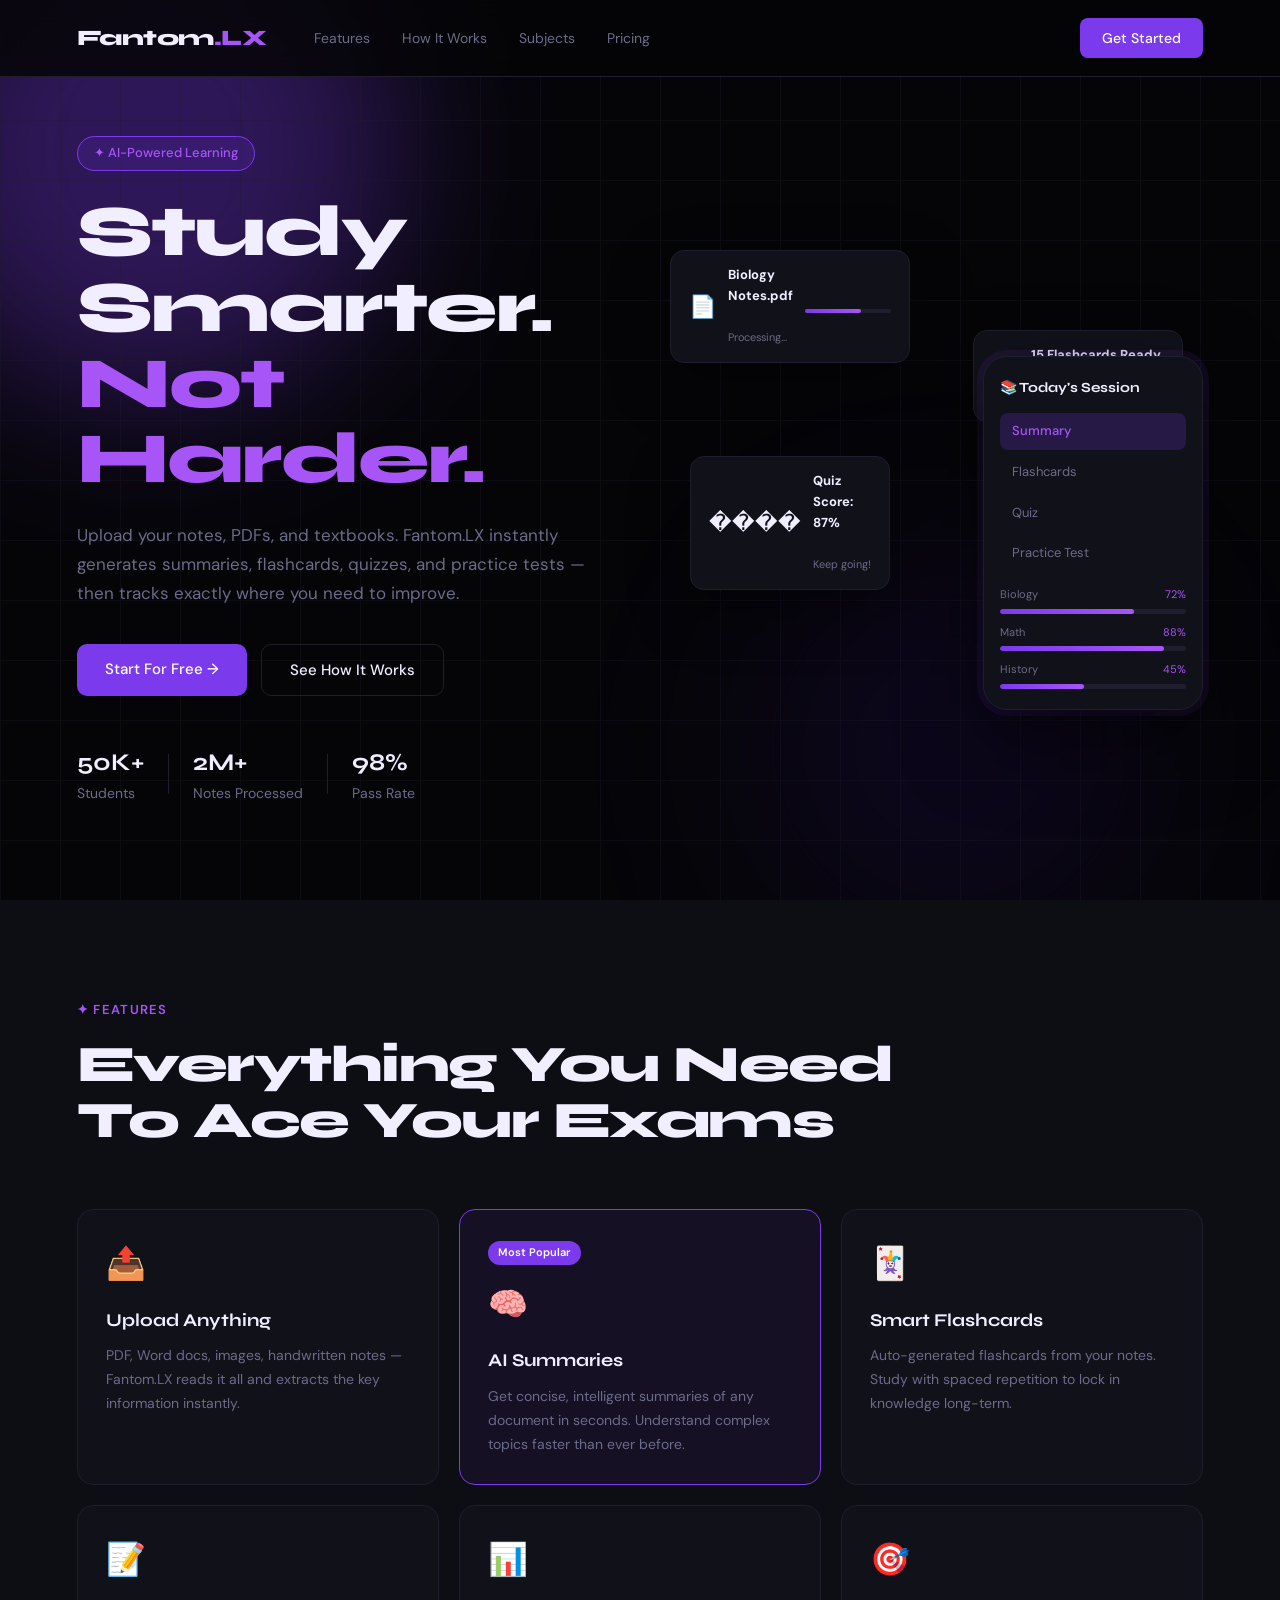
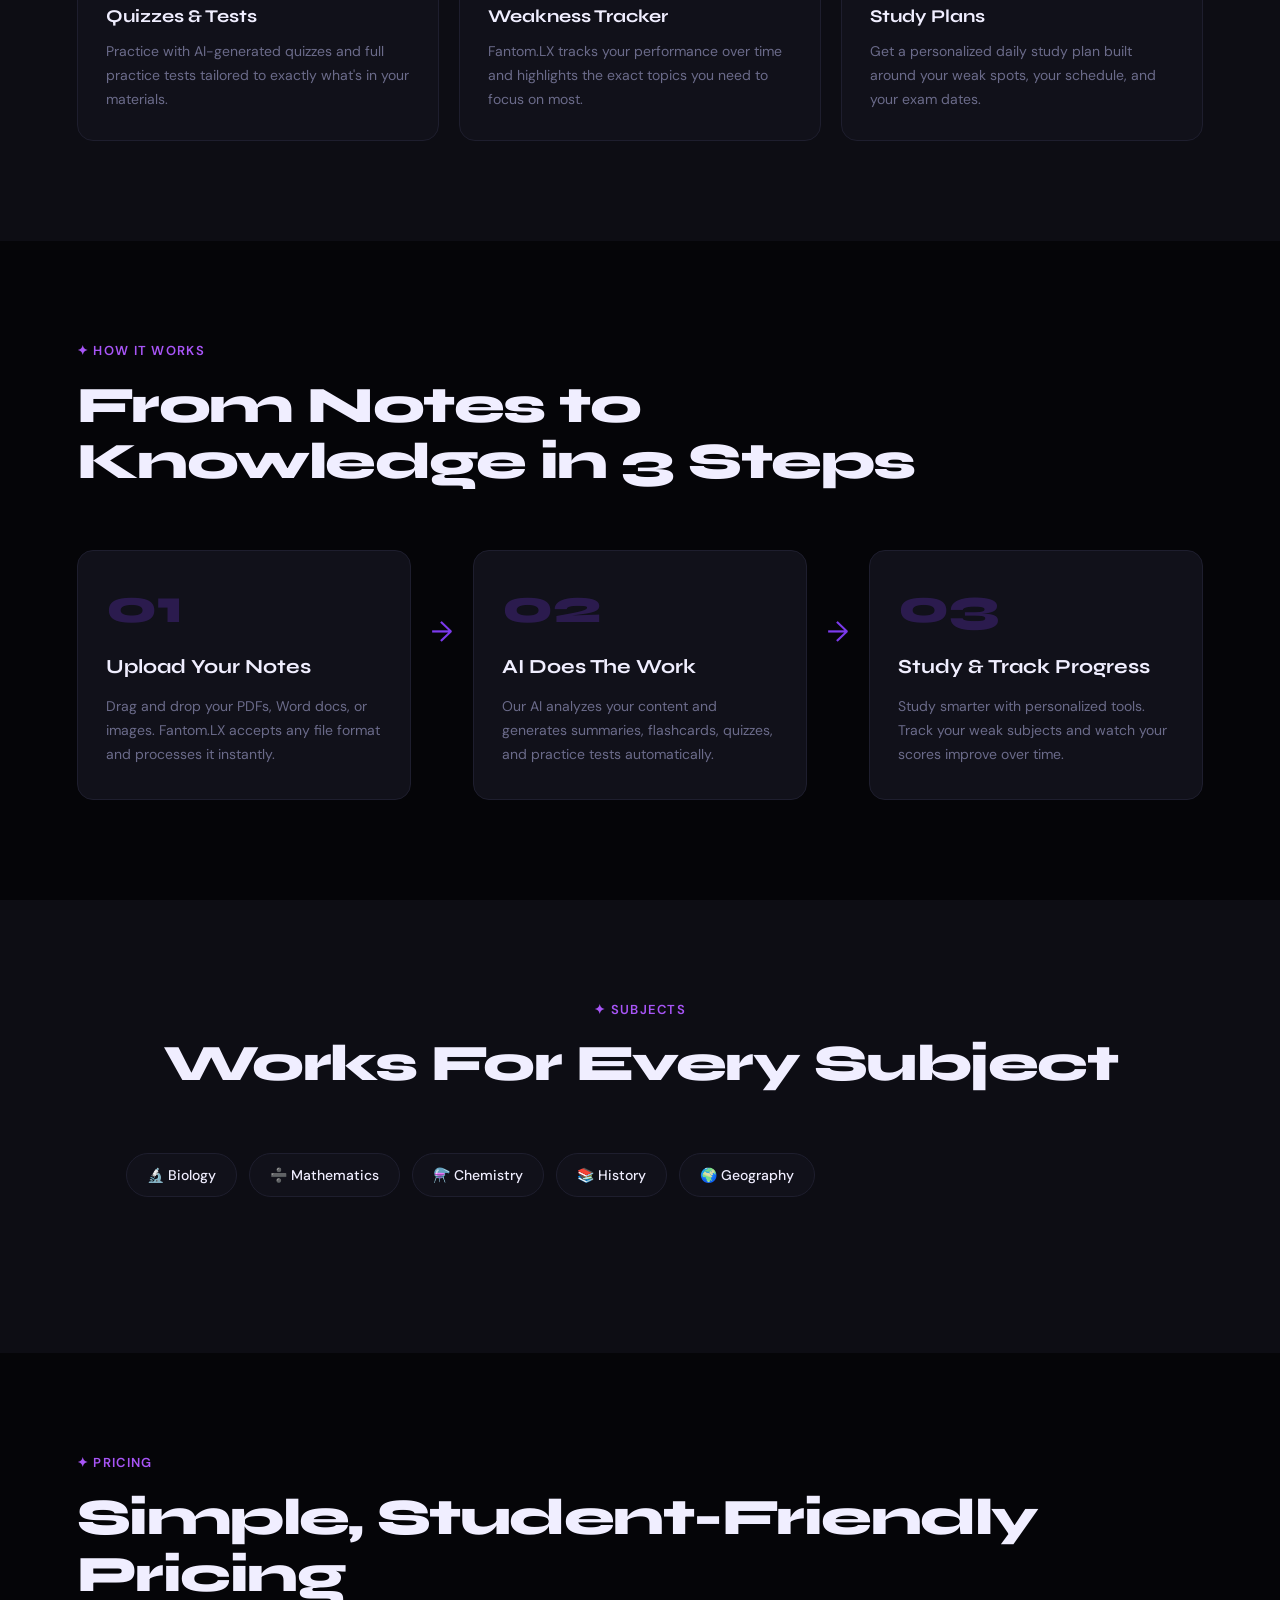
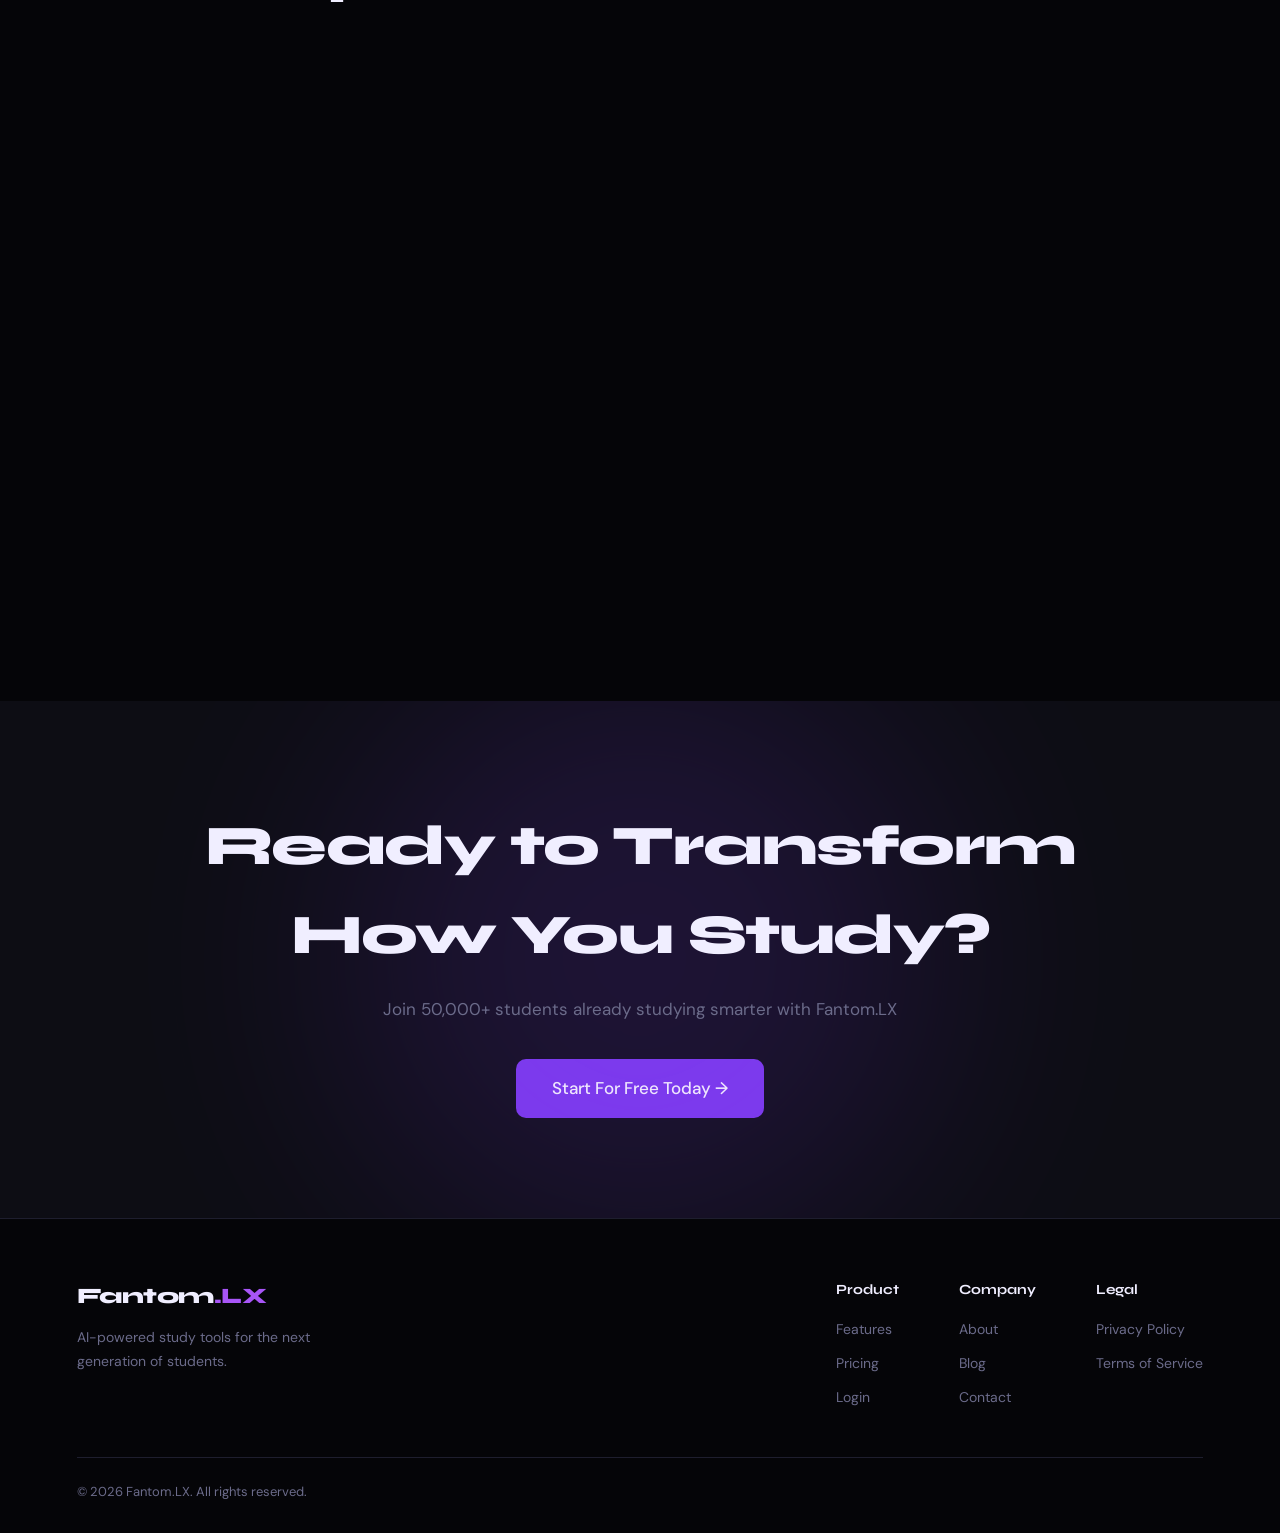
<file: index.html>
<!DOCTYPE html>
<html lang="en">
<head>
<meta charset="UTF-8"/>
<meta name="viewport" content="width=device-width, initial-scale=1.0"/>
<title>Fantom.LX — AI Study Helper</title>
<link href="https://fonts.googleapis.com/css2?family=Syne:wght@400;600;700;800&family=DM+Sans:wght@300;400;500&display=swap" rel="stylesheet"/>
<link rel="stylesheet" href="style.css"/>
</head>
<body>

<!-- NAVBAR -->
<nav class="navbar">
  <div class="nav-logo">Fantom<span>.LX</span></div>
  <ul class="nav-links">
    <li><a href="#features">Features</a></li>
    <li><a href="#how">How It Works</a></li>
    <li><a href="#subjects">Subjects</a></li>
    <li><a href="#pricing">Pricing</a></li>
  </ul>
  <a href="login.html" class="nav-cta">Get Started</a>
  <div class="nav-toggle" id="navToggle">☰</div>
</nav>

<!-- HERO -->
<section class="hero">
  <div class="hero-bg">
    <div class="orb orb1"></div>
    <div class="orb orb2"></div>
    <div class="grid-overlay"></div>
  </div>
  <div class="hero-content">
    <div class="hero-badge">✦ AI-Powered Learning</div>
    <h1 class="hero-title">Study Smarter.<br/><span>Not Harder.</span></h1>
    <p class="hero-sub">Upload your notes, PDFs, and textbooks. Fantom.LX instantly generates summaries, flashcards, quizzes, and practice tests — then tracks exactly where you need to improve.</p>
    <div class="hero-btns">
      <a href="login.html" class="btn-primary">Start For Free →</a>
      <a href="#how" class="btn-ghost">See How It Works</a>
    </div>
    <div class="hero-stats">
      <div class="stat"><span>50K+</span>Students</div>
      <div class="stat-div"></div>
      <div class="stat"><span>2M+</span>Notes Processed</div>
      <div class="stat-div"></div>
      <div class="stat"><span>98%</span>Pass Rate</div>
    </div>
  </div>
  <div class="hero-visual">
    <div class="card-float card1">
      <div class="card-icon">📄</div>
      <div class="card-text"><strong>Biology Notes.pdf</strong><br/><small>Processing...</small></div>
      <div class="card-bar"><div class="card-bar-fill"></div></div>
    </div>
    <div class="card-float card2">
      <div class="card-icon">⚡</div>
      <div class="card-text"><strong>15 Flashcards Ready</strong><br/><small>Cell Division</small></div>
    </div>
    <div class="card-float card3">
      <div class="card-icon">����</div>
      <div class="card-text"><strong>Quiz Score: 87%</strong><br/><small>Keep going!</small></div>
    </div>
    <div class="phone-mock">
      <div class="phone-screen">
        <div class="phone-header">📚 Today's Session</div>
        <div class="phone-item active">Summary</div>
        <div class="phone-item">Flashcards</div>
        <div class="phone-item">Quiz</div>
        <div class="phone-item">Practice Test</div>
        <div class="phone-progress">
          <div class="progress-label">Biology <span>72%</span></div>
          <div class="progress-bar"><div style="width:72%"></div></div>
          <div class="progress-label">Math <span>88%</span></div>
          <div class="progress-bar"><div style="width:88%"></div></div>
          <div class="progress-label">History <span>45%</span></div>
          <div class="progress-bar"><div style="width:45%"></div></div>
        </div>
      </div>
    </div>
  </div>
</section>

<!-- FEATURES -->
<section class="features" id="features">
  <div class="section-label">✦ Features</div>
  <h2 class="section-title">Everything You Need<br/>To Ace Your Exams</h2>
  <div class="features-grid">
    <div class="feature-card">
      <div class="feature-icon">📤</div>
      <h3>Upload Anything</h3>
      <p>PDF, Word docs, images, handwritten notes — Fantom.LX reads it all and extracts the key information instantly.</p>
    </div>
    <div class="feature-card featured">
      <div class="feature-badge">Most Popular</div>
      <div class="feature-icon">🧠</div>
      <h3>AI Summaries</h3>
      <p>Get concise, intelligent summaries of any document in seconds. Understand complex topics faster than ever before.</p>
    </div>
    <div class="feature-card">
      <div class="feature-icon">🃏</div>
      <h3>Smart Flashcards</h3>
      <p>Auto-generated flashcards from your notes. Study with spaced repetition to lock in knowledge long-term.</p>
    </div>
    <div class="feature-card">
      <div class="feature-icon">📝</div>
      <h3>Quizzes & Tests</h3>
      <p>Practice with AI-generated quizzes and full practice tests tailored to exactly what's in your materials.</p>
    </div>
    <div class="feature-card">
      <div class="feature-icon">📊</div>
      <h3>Weakness Tracker</h3>
      <p>Fantom.LX tracks your performance over time and highlights the exact topics you need to focus on most.</p>
    </div>
    <div class="feature-card">
      <div class="feature-icon">🎯</div>
      <h3>Study Plans</h3>
      <p>Get a personalized daily study plan built around your weak spots, your schedule, and your exam dates.</p>
    </div>
  </div>
</section>

<!-- HOW IT WORKS -->
<section class="how" id="how">
  <div class="section-label">✦ How It Works</div>
  <h2 class="section-title">From Notes to<br/>Knowledge in 3 Steps</h2>
  <div class="steps">
    <div class="step">
      <div class="step-num">01</div>
      <div class="step-content">
        <h3>Upload Your Notes</h3>
        <p>Drag and drop your PDFs, Word docs, or images. Fantom.LX accepts any file format and processes it instantly.</p>
      </div>
    </div>
    <div class="step-arrow">→</div>
    <div class="step">
      <div class="step-num">02</div>
      <div class="step-content">
        <h3>AI Does The Work</h3>
        <p>Our AI analyzes your content and generates summaries, flashcards, quizzes, and practice tests automatically.</p>
      </div>
    </div>
    <div class="step-arrow">→</div>
    <div class="step">
      <div class="step-num">03</div>
      <div class="step-content">
        <h3>Study & Track Progress</h3>
        <p>Study smarter with personalized tools. Track your weak subjects and watch your scores improve over time.</p>
      </div>
    </div>
  </div>
</section>

<!-- SUBJECTS -->
<section class="subjects" id="subjects">
  <div class="section-label">✦ Subjects</div>
  <h2 class="section-title">Works For Every Subject</h2>
  <div class="subjects-grid">
    <div class="subject-tag">🔬 Biology</div>
    <div class="subject-tag">➗ Mathematics</div>
    <div class="subject-tag">⚗️ Chemistry</div>
    <div class="subject-tag">📚 History</div>
    <div class="subject-tag">🌍 Geography</div>
    <div class="subject-tag">💻 Computer Science</div>
    <div class="subject-tag">📖 Literature</div>
    <div class="subject-tag">🗣️ Languages</div>
    <div class="subject-tag">⚖️ Law</div>
    <div class="subject-tag">💰 Economics</div>
    <div class="subject-tag">🧪 Physics</div>
    <div class="subject-tag">🎨 Art History</div>
  </div>
</section>

<!-- PRICING -->
<section class="pricing" id="pricing">
  <div class="section-label">✦ Pricing</div>
  <h2 class="section-title">Simple, Student-Friendly<br/>Pricing</h2>
  <div class="pricing-grid">
    <div class="price-card">
      <div class="price-name">Free</div>
      <div class="price-amount">$0<span>/mo</span></div>
      <ul class="price-features">
        <li>✓ 5 uploads per month</li>
        <li>✓ AI Summaries</li>
        <li>✓ 20 Flashcards</li>
        <li>✓ 3 Quizzes</li>
        <li class="muted">✗ Practice Tests</li>
        <li class="muted">✗ Weakness Tracker</li>
        <li class="muted">✗ Study Plans</li>
      </ul>
      <a href="login.html" class="btn-ghost full">Get Started Free</a>
    </div>
    <div class="price-card popular">
      <div class="popular-badge">Most Popular</div>
      <div class="price-name">Pro</div>
      <div class="price-amount">$9<span>/mo</span></div>
      <ul class="price-features">
        <li>✓ Unlimited uploads</li>
        <li>✓ AI Summaries</li>
        <li>✓ Unlimited Flashcards</li>
        <li>✓ Unlimited Quizzes</li>
        <li>✓ Full Practice Tests</li>
        <li>✓ Weakness Tracker</li>
        <li>✓ Personalized Study Plans</li>
      </ul>
      <a href="login.html" class="btn-primary full">Start Pro →</a>
    </div>
    <div class="price-card">
      <div class="price-name">Team</div>
      <div class="price-amount">$19<span>/mo</span></div>
      <ul class="price-features">
        <li>✓ Everything in Pro</li>
        <li>✓ Up to 10 students</li>
        <li>✓ Shared study rooms</li>
        <li>✓ Teacher dashboard</li>
        <li>✓ Group quizzes</li>
        <li>✓ Progress reports</li>
        <li>✓ Priority support</li>
      </ul>
      <a href="login.html" class="btn-ghost full">Start Team →</a>
    </div>
  </div>
</section>

<!-- CTA -->
<section class="cta">
  <div class="cta-orb"></div>
  <h2>Ready to Transform<br/>How You Study?</h2>
  <p>Join 50,000+ students already studying smarter with Fantom.LX</p>
  <a href="login.html" class="btn-primary large">Start For Free Today →</a>
</section>

<!-- FOOTER -->
<footer class="footer">
  <div class="footer-top">
    <div class="footer-brand">
      <div class="nav-logo">Fantom<span>.LX</span></div>
      <p>AI-powered study tools for the next generation of students.</p>
    </div>
    <div class="footer-links">
      <div class="footer-col">
        <h4>Product</h4>
        <a href="#features">Features</a>
        <a href="#pricing">Pricing</a>
        <a href="login.html">Login</a>
      </div>
      <div class="footer-col">
        <h4>Company</h4>
        <a href="#">About</a>
        <a href="#">Blog</a>
        <a href="#">Contact</a>
      </div>
      <div class="footer-col">
        <h4>Legal</h4>
        <a href="#">Privacy Policy</a>
        <a href="#">Terms of Service</a>
      </div>
    </div>
  </div>
  <div class="footer-bottom">
    <p>© 2026 Fantom.LX. All rights reserved.</p>
  </div>
</footer>

<script src="script.js"></script>
</body>
</html>
</file>
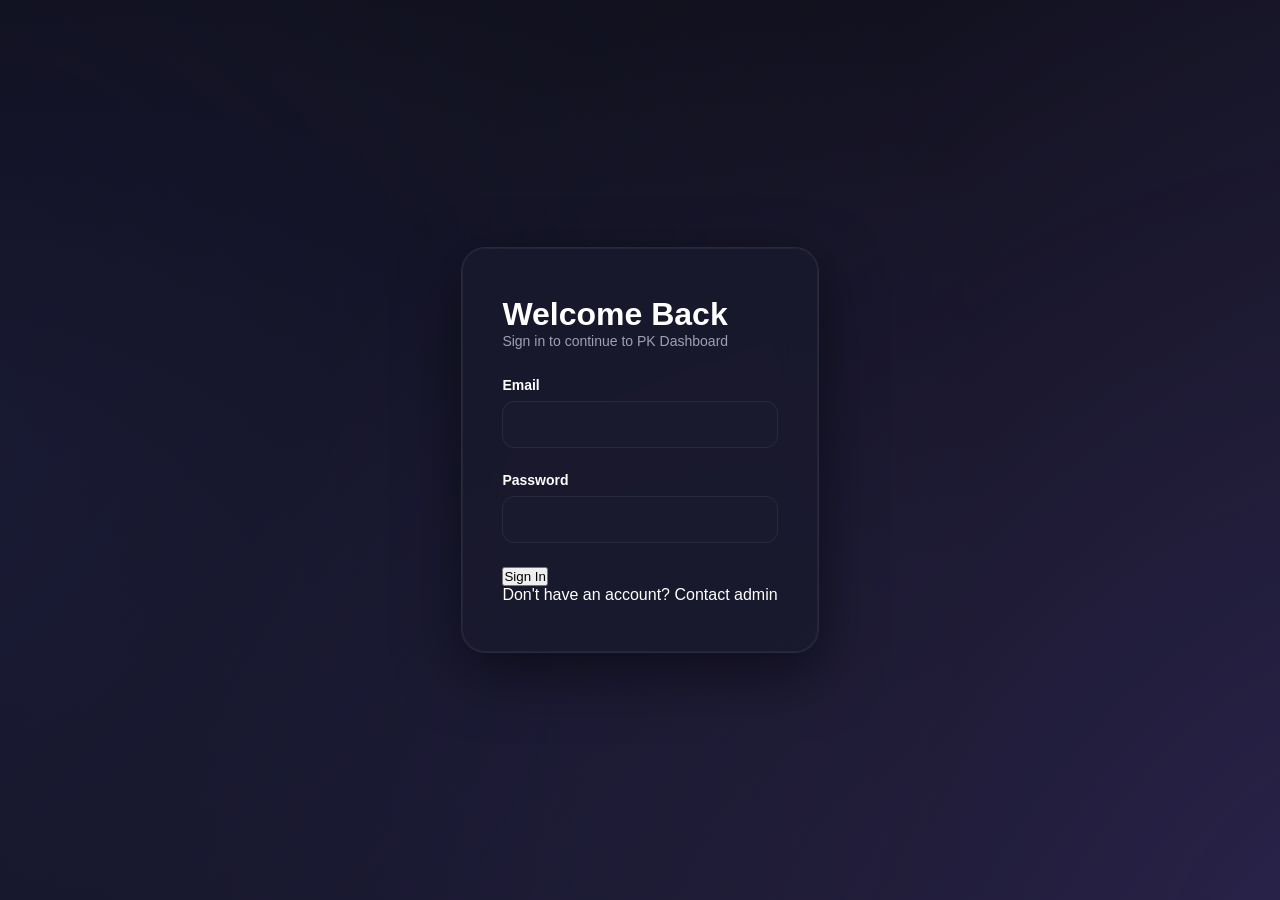
<file: login.html>
<!DOCTYPE html>
<html lang="en">
<head>
    <meta charset="UTF-8">
    <meta name="viewport" content="width=device-width, initial-scale=1.0">
    <title>Login - PK Dashboard</title>
    <link rel="stylesheet" href="login-style.css">
</head>
<body>
    <div class="container">
        <div class="login-box">
            <h1>Welcome Back</h1>
            <p class="subtitle">Sign in to continue to PK Dashboard</p>
            
            <div id="error-message" class="error-message"></div>
            <div id="success-message" class="success-message"></div>
            
            <form id="login-form">
                <div class="input-group">
                    <label for="email">Email</label>
                    <input type="email" id="email" required>
                </div>
                
                <div class="input-group">
                    <label for="password">Password</label>
                    <input type="password" id="password" required>
                </div>
                
                <button type="submit" class="login-btn">Sign In</button>
            </form>
            
            <p class="footer-text">Don't have an account? Contact admin</p>
        </div>
    </div>
    
    <script src="auth.js"></script>
</body>
</html>
</file>
<file: style.css>
/* =============================================
   FANTOM.LX — style.css
   Edit colors, fonts, spacing here
   ============================================= */

:root {
  --black: #050508;
  --dark: #0d0d14;
  --card: #11111a;
  --border: #1e1e2e;
  --purple: #7c3aed;
  --purple-light: #a855f7;
  --purple-glow: rgba(124, 58, 237, 0.3);
  --white: #f0eeff;
  --gray: #6b6b8a;
  --font-display: 'Syne', sans-serif;
  --font-body: 'DM Sans', sans-serif;
}

* { box-sizing: border-box; margin: 0; padding: 0; }
html { scroll-behavior: smooth; }

body {
  background: var(--black);
  color: var(--white);
  font-family: var(--font-body);
  font-size: 16px;
  line-height: 1.6;
  overflow-x: hidden;
}

/* ---- NAVBAR ---- */
.navbar {
  position: fixed;
  top: 0; left: 0; right: 0;
  z-index: 100;
  display: flex;
  align-items: center;
  padding: 18px 6%;
  background: rgba(5,5,8,0.85);
  backdrop-filter: blur(12px);
  border-bottom: 1px solid var(--border);
}
.nav-logo {
  font-family: var(--font-display);
  font-size: 22px;
  font-weight: 800;
  color: var(--white);
  text-decoration: none;
  letter-spacing: -0.5px;
}
.nav-logo span { color: var(--purple-light); }
.nav-links {
  display: flex;
  list-style: none;
  gap: 32px;
  margin-left: 48px;
}
.nav-links a {
  color: var(--gray);
  text-decoration: none;
  font-size: 14px;
  transition: color 0.2s;
}
.nav-links a:hover { color: var(--white); }
.nav-cta {
  margin-left: auto;
  background: var(--purple);
  color: #fff;
  text-decoration: none;
  padding: 9px 22px;
  border-radius: 8px;
  font-size: 14px;
  font-weight: 500;
  transition: background 0.2s;
}
.nav-cta:hover { background: var(--purple-light); }
.nav-toggle { display: none; cursor: pointer; font-size: 22px; margin-left: auto; }

/* ---- HERO ---- */
.hero {
  min-height: 100vh;
  display: flex;
  align-items: center;
  padding: 120px 6% 80px;
  position: relative;
  overflow: hidden;
  gap: 60px;
}
.hero-bg { position: absolute; inset: 0; pointer-events: none; }
.orb {
  position: absolute;
  border-radius: 50%;
  filter: blur(80px);
  opacity: 0.35;
}
.orb1 {
  width: 500px; height: 500px;
  background: var(--purple);
  top: -100px; left: -100px;
  animation: float 8s ease-in-out infinite;
}
.orb2 {
  width: 400px; height: 400px;
  background: #1a0a3d;
  bottom: -50px; right: 10%;
  animation: float 10s ease-in-out infinite reverse;
}
@keyframes float { 0%,100%{transform:translateY(0)} 50%{transform:translateY(-30px)} }
.grid-overlay {
  position: absolute; inset: 0;
  background-image: linear-gradient(var(--border) 1px, transparent 1px),
                    linear-gradient(90deg, var(--border) 1px, transparent 1px);
  background-size: 60px 60px;
  opacity: 0.3;
}
.hero-content { flex: 1; position: relative; z-index: 1; max-width: 560px; }
.hero-badge {
  display: inline-block;
  background: rgba(124,58,237,0.15);
  border: 1px solid var(--purple);
  color: var(--purple-light);
  padding: 6px 16px;
  border-radius: 20px;
  font-size: 13px;
  font-weight: 500;
  margin-bottom: 24px;
  animation: fadeUp 0.6s ease both;
}
.hero-title {
  font-family: var(--font-display);
  font-size: clamp(42px, 6vw, 72px);
  font-weight: 800;
  line-height: 1.05;
  letter-spacing: -2px;
  margin-bottom: 24px;
  animation: fadeUp 0.6s 0.1s ease both;
}
.hero-title span { color: var(--purple-light); }
.hero-sub {
  font-size: 17px;
  color: var(--gray);
  line-height: 1.7;
  margin-bottom: 36px;
  animation: fadeUp 0.6s 0.2s ease both;
}
.hero-btns {
  display: flex;
  gap: 14px;
  flex-wrap: wrap;
  margin-bottom: 48px;
  animation: fadeUp 0.6s 0.3s ease both;
}
.btn-primary {
  background: var(--purple);
  color: #fff;
  text-decoration: none;
  padding: 13px 28px;
  border-radius: 10px;
  font-size: 15px;
  font-weight: 500;
  transition: all 0.2s;
  border: none;
  cursor: pointer;
  display: inline-block;
}
.btn-primary:hover { background: var(--purple-light); transform: translateY(-2px); box-shadow: 0 8px 30px var(--purple-glow); }
.btn-primary.large { padding: 16px 36px; font-size: 17px; }
.btn-primary.full { width: 100%; text-align: center; }
.btn-ghost {
  background: transparent;
  color: var(--white);
  text-decoration: none;
  padding: 13px 28px;
  border-radius: 10px;
  font-size: 15px;
  font-weight: 500;
  border: 1px solid var(--border);
  transition: all 0.2s;
  display: inline-block;
  cursor: pointer;
}
.btn-ghost:hover { border-color: var(--purple); color: var(--purple-light); }
.btn-ghost.full { width: 100%; text-align: center; }
.hero-stats {
  display: flex;
  align-items: center;
  gap: 24px;
  animation: fadeUp 0.6s 0.4s ease both;
}
.stat { font-size: 14px; color: var(--gray); }
.stat span { display: block; font-family: var(--font-display); font-size: 24px; font-weight: 700; color: var(--white); }
.stat-div { width: 1px; height: 40px; background: var(--border); }

/* Hero Visual */
.hero-visual {
  flex: 1;
  position: relative;
  height: 480px;
  z-index: 1;
  animation: fadeUp 0.8s 0.3s ease both;
}
.card-float {
  position: absolute;
  background: var(--card);
  border: 1px solid var(--border);
  border-radius: 14px;
  padding: 14px 18px;
  display: flex;
  align-items: center;
  gap: 12px;
  font-size: 13px;
  backdrop-filter: blur(10px);
  box-shadow: 0 20px 60px rgba(0,0,0,0.4);
}
.card1 { top: 20px; left: 0; width: 240px; animation: floatCard 6s ease-in-out infinite; }
.card2 { top: 100px; right: 20px; width: 210px; animation: floatCard 7s ease-in-out infinite 1s; }
.card3 { bottom: 120px; left: 20px; width: 200px; animation: floatCard 5s ease-in-out infinite 0.5s; }
@keyframes floatCard { 0%,100%{transform:translateY(0)} 50%{transform:translateY(-10px)} }
.card-icon { font-size: 22px; }
.card-text strong { display: block; color: var(--white); }
.card-text small { color: var(--gray); }
.card-bar { width: 100%; height: 4px; background: var(--border); border-radius: 2px; margin-top: 8px; }
.card-bar-fill { height: 100%; width: 65%; background: linear-gradient(90deg, var(--purple), var(--purple-light)); border-radius: 2px; animation: grow 2s ease infinite alternate; }
@keyframes grow { from{width:30%} to{width:80%} }
.phone-mock {
  position: absolute;
  bottom: 0; right: 0;
  width: 220px;
  background: var(--card);
  border: 1px solid var(--border);
  border-radius: 24px;
  padding: 20px 16px;
  box-shadow: 0 30px 80px rgba(0,0,0,0.5), 0 0 0 6px rgba(124,58,237,0.1);
}
.phone-header { font-family: var(--font-display); font-size: 14px; font-weight: 700; margin-bottom: 14px; color: var(--white); }
.phone-item { padding: 8px 12px; border-radius: 8px; font-size: 13px; color: var(--gray); margin-bottom: 4px; cursor: pointer; transition: all 0.2s; }
.phone-item.active { background: rgba(124,58,237,0.2); color: var(--purple-light); font-weight: 500; }
.phone-progress { margin-top: 14px; }
.progress-label { display: flex; justify-content: space-between; font-size: 11px; color: var(--gray); margin-bottom: 5px; margin-top: 10px; }
.progress-label span { color: var(--purple-light); }
.progress-bar { height: 5px; background: var(--border); border-radius: 3px; overflow: hidden; }
.progress-bar div { height: 100%; background: linear-gradient(90deg, var(--purple), var(--purple-light)); border-radius: 3px; transition: width 1s ease; }

/* ---- SECTIONS SHARED ---- */
section { padding: 100px 6%; }
.section-label {
  font-size: 13px;
  color: var(--purple-light);
  font-weight: 600;
  letter-spacing: 0.1em;
  text-transform: uppercase;
  margin-bottom: 16px;
}
.section-title {
  font-family: var(--font-display);
  font-size: clamp(32px, 4vw, 52px);
  font-weight: 800;
  line-height: 1.1;
  letter-spacing: -1.5px;
  margin-bottom: 60px;
}

/* ---- FEATURES ---- */
.features { background: var(--dark); }
.features-grid {
  display: grid;
  grid-template-columns: repeat(auto-fit, minmax(280px, 1fr));
  gap: 20px;
}
.feature-card {
  background: var(--card);
  border: 1px solid var(--border);
  border-radius: 16px;
  padding: 28px;
  transition: all 0.3s;
  position: relative;
  overflow: hidden;
}
.feature-card:hover { border-color: var(--purple); transform: translateY(-4px); box-shadow: 0 20px 50px rgba(0,0,0,0.3); }
.feature-card.featured { border-color: var(--purple); background: rgba(124,58,237,0.08); }
.feature-badge {
  display: inline-block;
  background: var(--purple);
  color: #fff;
  font-size: 11px;
  font-weight: 600;
  padding: 3px 10px;
  border-radius: 20px;
  margin-bottom: 14px;
}
.feature-icon { font-size: 32px; margin-bottom: 16px; }
.feature-card h3 { font-family: var(--font-display); font-size: 18px; font-weight: 700; margin-bottom: 10px; }
.feature-card p { color: var(--gray); font-size: 14px; line-height: 1.7; }

/* ---- HOW IT WORKS ---- */
.how { background: var(--black); }
.steps {
  display: flex;
  align-items: flex-start;
  gap: 20px;
  flex-wrap: wrap;
}
.step {
  flex: 1;
  min-width: 220px;
  background: var(--card);
  border: 1px solid var(--border);
  border-radius: 16px;
  padding: 32px 28px;
  transition: border-color 0.3s;
}
.step:hover { border-color: var(--purple); }
.step-num {
  font-family: var(--font-display);
  font-size: 48px;
  font-weight: 800;
  color: rgba(124,58,237,0.25);
  line-height: 1;
  margin-bottom: 20px;
}
.step h3 { font-family: var(--font-display); font-size: 20px; font-weight: 700; margin-bottom: 12px; }
.step p { color: var(--gray); font-size: 14px; line-height: 1.7; }
.step-arrow {
  font-size: 28px;
  color: var(--purple);
  margin-top: 60px;
  flex-shrink: 0;
}

/* ---- SUBJECTS ---- */
.subjects { background: var(--dark); text-align: center; }
.subjects .section-title { text-align: center; }
.subjects-grid {
  display: flex;
  flex-wrap: wrap;
  gap: 12px;
  justify-content: center;
}
.subject-tag {
  background: var(--card);
  border: 1px solid var(--border);
  border-radius: 30px;
  padding: 10px 20px;
  font-size: 14px;
  font-weight: 500;
  transition: all 0.2s;
  cursor: default;
}
.subject-tag:hover { border-color: var(--purple); color: var(--purple-light); background: rgba(124,58,237,0.1); }

/* ---- PRICING ---- */
.pricing { background: var(--black); }
.pricing-grid {
  display: grid;
  grid-template-columns: repeat(auto-fit, minmax(260px, 1fr));
  gap: 24px;
  max-width: 900px;
}
.price-card {
  background: var(--card);
  border: 1px solid var(--border);
  border-radius: 20px;
  padding: 32px;
  position: relative;
  transition: border-color 0.3s;
}
.price-card:hover { border-color: var(--purple); }
.price-card.popular { border-color: var(--purple); background: rgba(124,58,237,0.06); }
.popular-badge {
  position: absolute;
  top: -12px; left: 50%;
  transform: translateX(-50%);
  background: var(--purple);
  color: #fff;
  font-size: 11px;
  font-weight: 700;
  padding: 4px 16px;
  border-radius: 20px;
  white-space: nowrap;
}
.price-name { font-family: var(--font-display); font-size: 20px; font-weight: 700; margin-bottom: 8px; }
.price-amount { font-family: var(--font-display); font-size: 48px; font-weight: 800; color: var(--purple-light); line-height: 1; margin-bottom: 28px; }
.price-amount span { font-size: 18px; color: var(--gray); }
.price-features { list-style: none; margin-bottom: 28px; }
.price-features li { padding: 8px 0; border-bottom: 1px solid var(--border); font-size: 14px; }
.price-features li.muted { color: var(--gray); }

/* ---- CTA ---- */
.cta {
  background: var(--dark);
  text-align: center;
  position: relative;
  overflow: hidden;
}
.cta-orb {
  position: absolute;
  width: 600px; height: 600px;
  background: var(--purple);
  border-radius: 50%;
  filter: blur(120px);
  opacity: 0.15;
  top: 50%; left: 50%;
  transform: translate(-50%, -50%);
  pointer-events: none;
}
.cta h2 {
  font-family: var(--font-display);
  font-size: clamp(32px, 5vw, 56px);
  font-weight: 800;
  letter-spacing: -1.5px;
  margin-bottom: 16px;
  position: relative;
}
.cta p { color: var(--gray); font-size: 17px; margin-bottom: 36px; position: relative; }

/* ---- FOOTER ---- */
.footer { background: var(--black); border-top: 1px solid var(--border); padding: 60px 6% 30px; }
.footer-top { display: flex; gap: 60px; flex-wrap: wrap; margin-bottom: 48px; }
.footer-brand { flex: 1; min-width: 200px; }
.footer-brand p { color: var(--gray); font-size: 14px; margin-top: 12px; max-width: 240px; line-height: 1.7; }
.footer-links { display: flex; gap: 60px; flex-wrap: wrap; }
.footer-col { display: flex; flex-direction: column; gap: 12px; }
.footer-col h4 { font-family: var(--font-display); font-size: 14px; font-weight: 700; margin-bottom: 4px; }
.footer-col a { color: var(--gray); text-decoration: none; font-size: 14px; transition: color 0.2s; }
.footer-col a:hover { color: var(--purple-light); }
.footer-bottom { border-top: 1px solid var(--border); padding-top: 24px; color: var(--gray); font-size: 13px; }

/* ---- ANIMATIONS ---- */
@keyframes fadeUp {
  from { opacity: 0; transform: translateY(24px); }
  to { opacity: 1; transform: translateY(0); }
}
.reveal { opacity: 0; transform: translateY(30px); transition: all 0.7s ease; }
.reveal.visible { opacity: 1; transform: translateY(0); }

/* ---- RESPONSIVE ---- */
@media (max-width: 768px) {
  .nav-links { display: none; }
  .nav-toggle { display: block; }
  .nav-cta { display: none; }
  .hero { flex-direction: column; padding-top: 100px; }
  .hero-visual { width: 100%; height: 300px; }
  .phone-mock { right: 0; bottom: 0; width: 180px; }
  .card1, .card2, .card3 { display: none; }
  .steps { flex-direction: column; }
  .step-arrow { transform: rotate(90deg); margin: 0 auto; }
  .pricing-grid { grid-template-columns: 1fr; }
  .footer-top { flex-direction: column; gap: 32px; }
}
</file>
<file: login-style.css>
* {
    margin: 0;
    padding: 0;
    box-sizing: border-box;
}

:root {
    --primary-color: #6366f1;
    --primary-hover: #4f46e5;
    --primary-light: #818cf8;
    --background: #0a0a0f;
    --surface: #1a1a2e;
    --surface-light: #252540;
    --text-primary: #ffffff;
    --text-secondary: #a0a0b0;
    --border-color: #2a2a3e;
    --error-color: #ef4444;
    --success-color: #10b981;
    --warning-color: #f59e0b;
}

body {
    font-family: 'DM Sans', -apple-system, BlinkMacSystemFont, 'Segoe UI', sans-serif;
    background: linear-gradient(135deg, #0a0a0f 0%, #1a1a2e 100%);
    min-height: 100vh;
    display: flex;
    align-items: center;
    justify-content: center;
    color: var(--text-primary);
    overflow-x: hidden;
    position: relative;
}

body::before {
    content: '';
    position: fixed;
    top: -50%;
    left: -50%;
    width: 200%;
    height: 200%;
    background: 
        radial-gradient(circle at 20% 50%, rgba(99, 102, 241, 0.15) 0%, transparent 50%),
        radial-gradient(circle at 80% 80%, rgba(139, 92, 246, 0.15) 0%, transparent 50%);
    animation: gradientShift 15s ease infinite;
    pointer-events: none;
}

@keyframes gradientShift {
    0%, 100% { transform: translate(0, 0); }
    50% { transform: translate(-30px, -30px); }
}

.login-container {
    position: relative;
    z-index: 1;
    width: 100%;
    max-width: 480px;
    padding: 20px;
}

.login-box {
    background: rgba(26, 26, 46, 0.8);
    backdrop-filter: blur(20px);
    border: 1px solid var(--border-color);
    border-radius: 24px;
    padding: 48px 40px;
    box-shadow: 
        0 20px 60px rgba(0, 0, 0, 0.5),
        0 0 0 1px rgba(255, 255, 255, 0.05) inset;
    animation: slideUp 0.6s cubic-bezier(0.16, 1, 0.3, 1);
}

@keyframes slideUp {
    from {
        opacity: 0;
        transform: translateY(30px);
    }
    to {
        opacity: 1;
        transform: translateY(0);
    }
}

.logo {
    text-align: center;
    margin-bottom: 40px;
}

.logo h1 {
    font-family: 'Syne', sans-serif;
    font-size: 36px;
    font-weight: 800;
    background: linear-gradient(135deg, var(--primary-color), var(--primary-light));
    -webkit-background-clip: text;
    -webkit-text-fill-color: transparent;
    background-clip: text;
    margin-bottom: 8px;
    letter-spacing: -1px;
}

.logo h1 span {
    color: var(--text-secondary);
    -webkit-text-fill-color: var(--text-secondary);
}

.logo p {
    color: var(--text-secondary);
    font-size: 14px;
    font-weight: 400;
}

.tab-buttons {
    display: flex;
    gap: 12px;
    margin-bottom: 32px;
    background: var(--surface);
    padding: 6px;
    border-radius: 12px;
}

.tab-btn {
    flex: 1;
    padding: 12px 24px;
    background: transparent;
    border: none;
    border-radius: 8px;
    color: var(--text-secondary);
    font-size: 15px;
    font-weight: 600;
    cursor: pointer;
    transition: all 0.3s cubic-bezier(0.4, 0, 0.2, 1);
    font-family: 'DM Sans', sans-serif;
}

.tab-btn:hover {
    color: var(--text-primary);
}

.tab-btn.active {
    background: var(--primary-color);
    color: white;
    box-shadow: 0 4px 12px rgba(99, 102, 241, 0.3);
}

.auth-form {
    display: none;
    animation: fadeIn 0.4s ease;
}

.auth-form.active {
    display: block;
}

@keyframes fadeIn {
    from {
        opacity: 0;
        transform: translateY(10px);
    }
    to {
        opacity: 1;
        transform: translateY(0);
    }
}

.auth-form h2 {
    font-family: 'Syne', sans-serif;
    font-size: 28px;
    font-weight: 700;
    margin-bottom: 8px;
    color: var(--text-primary);
}

.subtitle {
    color: var(--text-secondary);
    font-size: 14px;
    margin-bottom: 28px;
}

.input-group {
    margin-bottom: 24px;
}

.input-group label {
    display: block;
    margin-bottom: 8px;
    color: var(--text-primary);
    font-size: 14px;
    font-weight: 600;
}

.input-group input {
    width: 100%;
    padding: 14px 16px;
    background: var(--surface);
    border: 1px solid var(--border-color);
    border-radius: 12px;
    color: var(--text-primary);
    font-size: 15px;
    font-family: 'DM Sans', sans-serif;
    transition: all 0.3s ease;
}

.input-group input:focus {
    outline: none;
    border-color: var(--primary-color);
    box-shadow: 0 0 0 3px rgba(99, 102, 241, 0.1);
    background: var(--surface-light);
}

.input-group input::placeholder {
    color: var(--text-secondary);
}

.password-input-wrapper {
    position: relative;
}

.password-input-wrapper input {
    padding-right: 48px;
}

.toggle-password {
    position: absolute;
    right: 12px;
    top: 50%;
    transform: translateY(-50%);
    background: none;
    border: none;
    color: var(--text-secondary);
    cursor: pointer;
    padding: 8px;
    display: flex;
    align-items: center;
    justify-content: center;
    transition: color 0.3s ease;
}

.toggle-password:hover {
    color: var(--text-primary);
}

.password-hint {
    display: block;
    margin-top: 6px;
    font-size: 12px;
    color: var(--text-secondary);
}

.password-strength {
    margin-top: 8px;
    height: 4px;
    background: var(--surface);
    border-radius: 2px;
    overflow: hidden;
    display: none;
}

.password-strength.show {
    display: block;
}

.password-strength::after {
    content: '';
    display: block;
    height: 100%;
    background: var(--error-color);
    width: 0%;
    transition: all 0.3s ease;
    border-radius: 2px;
}

.password-strength.weak::after {
    width: 33%;
    background: var(--error-color);
}

.password-strength.medium::after {
    width: 66%;
    background: var(--warning-color);
}

.password-strength.strong::after {
    width: 100%;
    background: var(--success-color);
}

.options {
    display: flex;
    justify-content: space-between;
    align-items: center;
    margin-bottom: 24px;
}

.remember {
    display: flex;
    align-items: center;
    gap: 8px;
    cursor: pointer;
    font-size: 14px;
    color: var(--text-secondary);
}

.remember input[type="checkbox"] {
    width: 18px;
    height: 18px;
    cursor: pointer;
    accent-color: var(--primary-color);
}

.options a, .terms a {
    color: var(--primary-color);
    text-decoration: none;
    font-size: 14px;
    font-weight: 600;
    transition: color 0.3s ease;
}

.options a:hover, .terms a:hover {
    color: var(--primary-light);
    text-decoration: underline;
}

.terms {
    margin-bottom: 24px;
}

.terms .remember {
    align-items: flex-start;
    font-size: 13px;
    line-height: 1.5;
}

.btn-primary {
    width: 100%;
    padding: 16px;
    background: linear-gradient(135deg, var(--primary-color), var(--primary-light));
    color: white;
    border: none;
    border-radius: 12px;
    font-size: 16px;
    font-weight: 700;
    cursor: pointer;
    transition: all 0.3s cubic-bezier(0.4, 0, 0.2, 1);
    font-family: 'DM Sans', sans-serif;
    position: relative;
    overflow: hidden;
}

.btn-primary::before {
    content: '';
    position: absolute;
    top: 0;
    left: -100%;
    width: 100%;
    height: 100%;
    background: linear-gradient(90deg, transparent, rgba(255, 255, 255, 0.2), transparent);
    transition: left 0.5s ease;
}

.btn-primary:hover {
    transform: translateY(-2px);
    box-shadow: 0 12px 24px rgba(99, 102, 241, 0.4);
}

.btn-primary:hover::before {
    left: 100%;
}

.btn-primary:active {
    transform: translateY(0);
}

.btn-primary.loading {
    pointer-events: none;
    opacity: 0.7;
}

.btn-loader {
    display: inline-block;
    width: 16px;
    height: 16px;
    border: 2px solid rgba(255, 255, 255, 0.3);
    border-top-color: white;
    border-radius: 50%;
    animation: spin 0.6s linear infinite;
}

@keyframes spin {
    to { transform: rotate(360deg); }
}

.error-message, .success-message {
    margin-top: 16px;
    padding: 12px 16px;
    border-radius: 8px;
    font-size: 14px;
    font-weight: 500;
    display: none;
    animation: slideDown 0.3s ease;
}

@keyframes slideDown {
    from {
        opacity: 0;
        transform: translateY(-10px);
    }
    to {
        opacity: 1;
        transform: translateY(0);
    }
}

.error-message {
    background: rgba(239, 68, 68, 0.1);
    border: 1px solid rgba(239, 68, 68, 0.3);
    color: #fca5a5;
}

.error-message.show {
    display: block;
}

.success-message {
    background: rgba(16, 185, 129, 0.1);
    border: 1px solid rgba(16, 185, 129, 0.3);
    color: #6ee7b7;
}

.success-message.show {
    display: block;
}

.back-to-login {
    margin-top: 20px;
    text-align: center;
}

.back-to-login a {
    color: var(--primary-color);
    text-decoration: none;
    font-size: 14px;
    font-weight: 600;
    transition: color 0.3s ease;
}

.back-to-login a:hover {
    color: var(--primary-light);
}

/* Responsive Design */
@media (max-width: 600px) {
    .login-box {
        padding: 32px 24px;
        border-radius: 20px;
    }

    .logo h1 {
        font-size: 30px;
    }

    .auth-form h2 {
        font-size: 24px;
    }

    .btn-primary {
        padding: 14px;
    }

    .options {
        flex-direction: column;
        align-items: flex-start;
        gap: 12px;
    }
}

@media (max-width: 400px) {
    .login-container {
        padding: 12px;
    }

    .login-box {
        padding: 24px 20px;
    }
}
</file>
